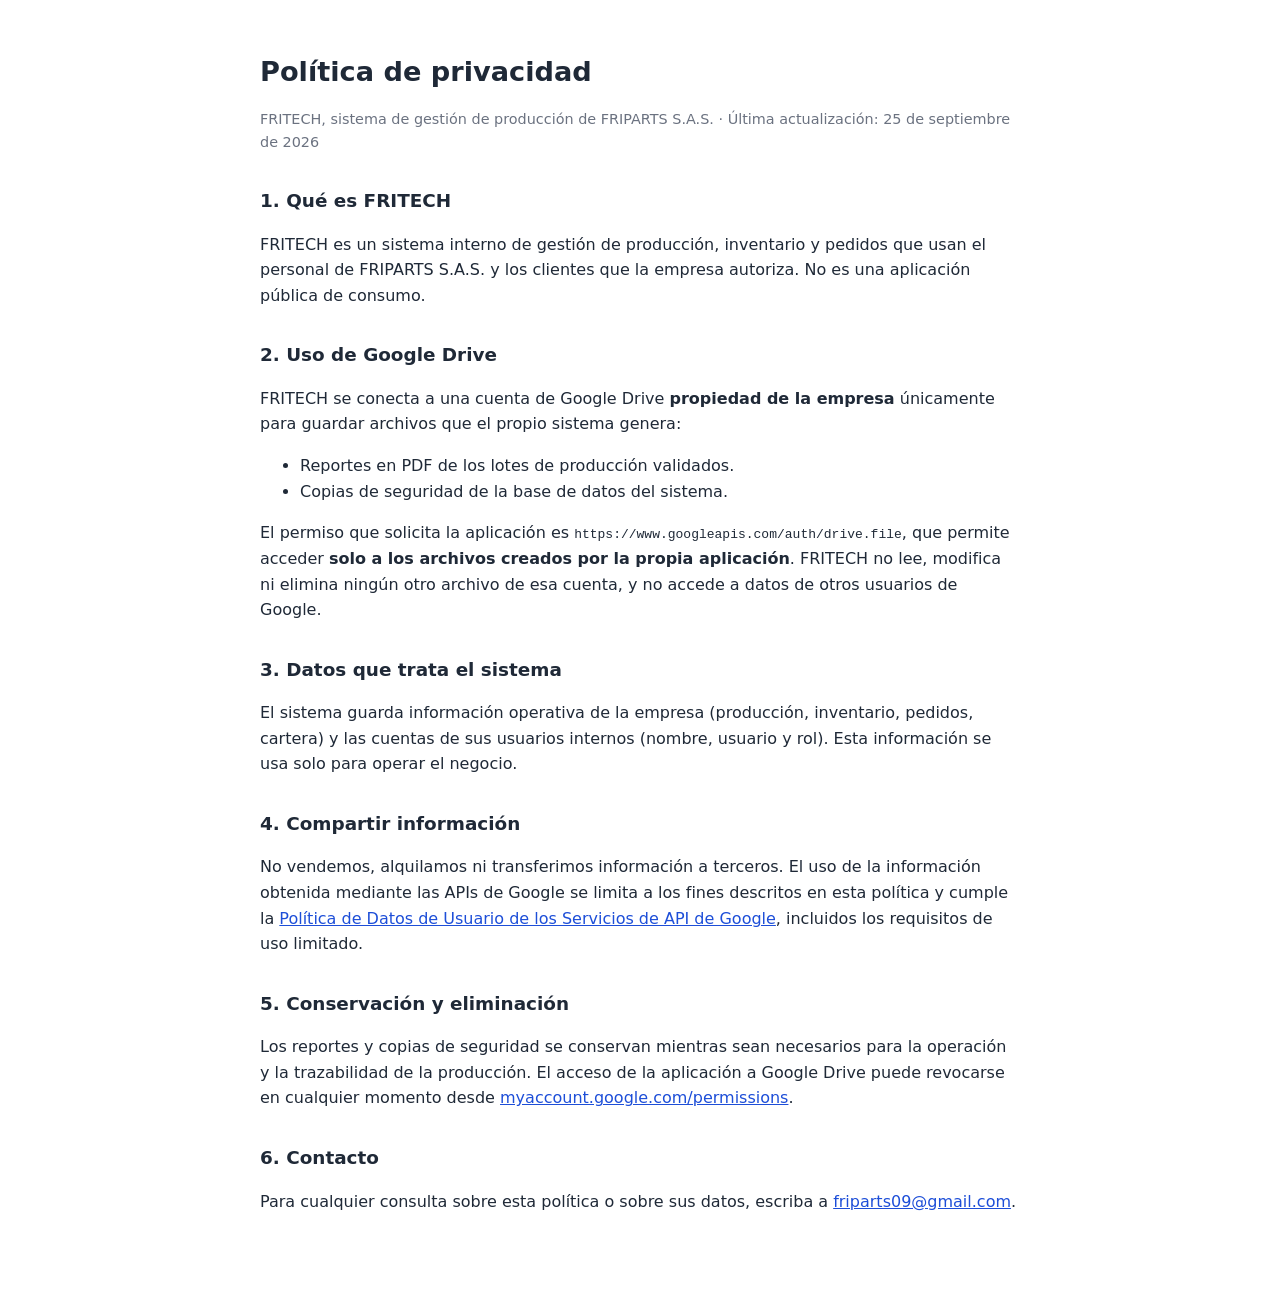
<file: frontend/static/privacidad.html>
<!DOCTYPE html>
<html lang="es">
<head>
    <meta charset="utf-8">
    <meta name="viewport" content="width=device-width, initial-scale=1">
    <title>Política de privacidad - FRITECH</title>
    <style>
        body { font-family: system-ui, -apple-system, "Segoe UI", Roboto, sans-serif; line-height: 1.6; color: #1f2937; max-width: 760px; margin: 0 auto; padding: 2rem 1.25rem 4rem; background: #fff; }
        h1 { font-size: 1.7rem; margin-bottom: .25rem; }
        h2 { font-size: 1.15rem; margin-top: 2rem; }
        .meta { color: #6b7280; font-size: .9rem; margin-bottom: 2rem; }
        a { color: #1d4ed8; }
    </style>
</head>
<body>
    <h1>Política de privacidad</h1>
    <p class="meta">FRITECH, sistema de gestión de producción de FRIPARTS S.A.S. &middot; Última actualización: 25 de septiembre de 2026</p>

    <h2>1. Qué es FRITECH</h2>
    <p>FRITECH es un sistema interno de gestión de producción, inventario y pedidos que usan el personal de FRIPARTS S.A.S. y los clientes que la empresa autoriza. No es una aplicación pública de consumo.</p>

    <h2>2. Uso de Google Drive</h2>
    <p>FRITECH se conecta a una cuenta de Google Drive <strong>propiedad de la empresa</strong> únicamente para guardar archivos que el propio sistema genera:</p>
    <ul>
        <li>Reportes en PDF de los lotes de producción validados.</li>
        <li>Copias de seguridad de la base de datos del sistema.</li>
    </ul>
    <p>El permiso que solicita la aplicación es <code>https://www.googleapis.com/auth/drive.file</code>, que permite acceder <strong>solo a los archivos creados por la propia aplicación</strong>. FRITECH no lee, modifica ni elimina ningún otro archivo de esa cuenta, y no accede a datos de otros usuarios de Google.</p>

    <h2>3. Datos que trata el sistema</h2>
    <p>El sistema guarda información operativa de la empresa (producción, inventario, pedidos, cartera) y las cuentas de sus usuarios internos (nombre, usuario y rol). Esta información se usa solo para operar el negocio.</p>

    <h2>4. Compartir información</h2>
    <p>No vendemos, alquilamos ni transferimos información a terceros. El uso de la información obtenida mediante las APIs de Google se limita a los fines descritos en esta política y cumple la <a href="https://developers.google.com/terms/api-services-user-data-policy" rel="noopener">Política de Datos de Usuario de los Servicios de API de Google</a>, incluidos los requisitos de uso limitado.</p>

    <h2>5. Conservación y eliminación</h2>
    <p>Los reportes y copias de seguridad se conservan mientras sean necesarios para la operación y la trazabilidad de la producción. El acceso de la aplicación a Google Drive puede revocarse en cualquier momento desde <a href="https://myaccount.google.com/permissions" rel="noopener">myaccount.google.com/permissions</a>.</p>

    <h2>6. Contacto</h2>
    <p>Para cualquier consulta sobre esta política o sobre sus datos, escriba a <a href="mailto:friparts09@gmail.com">friparts09@gmail.com</a>.</p>
</body>
</html>
</file>
